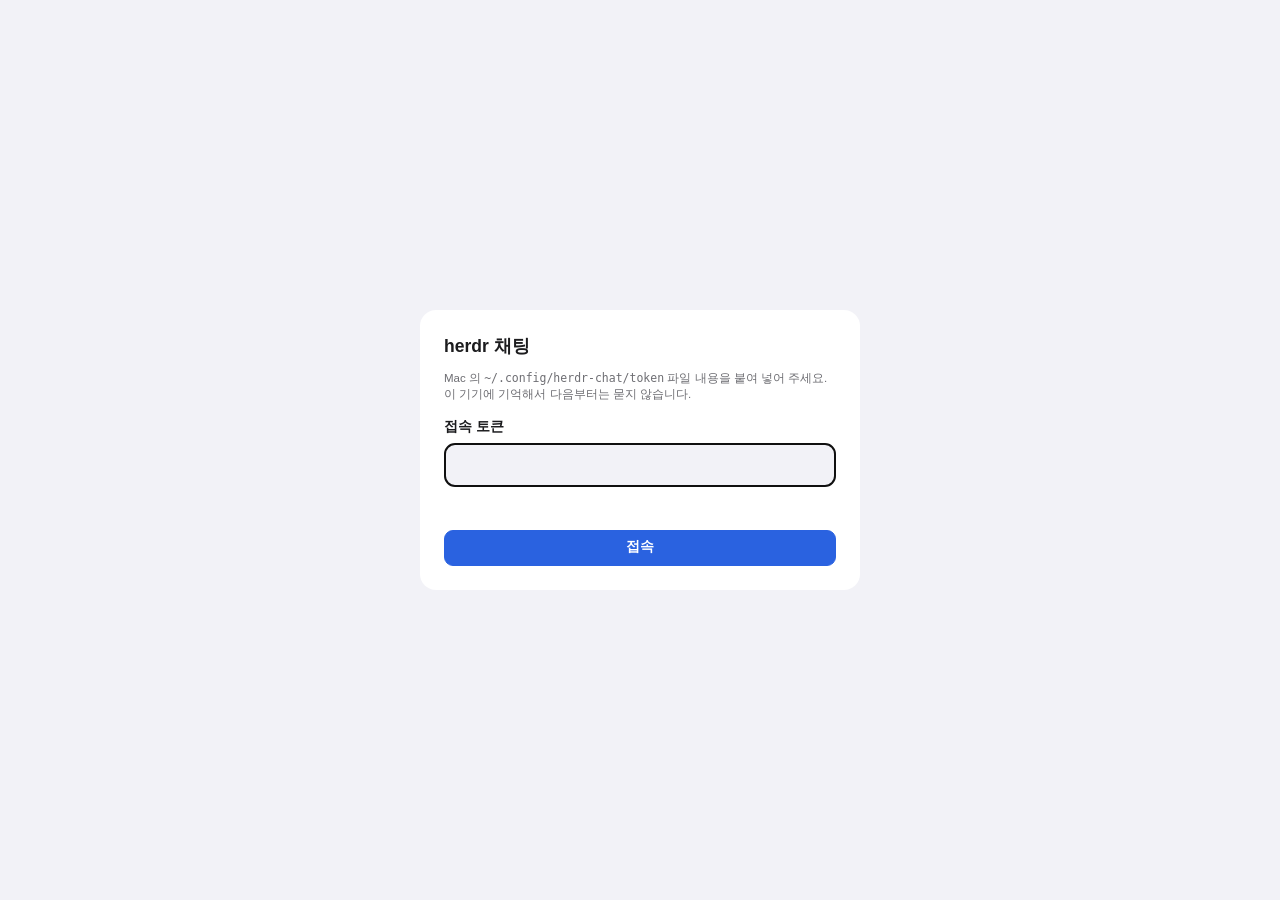
<file: web/index.html>
<!DOCTYPE html>
<html lang="ko">
<head>
<meta charset="utf-8">
<meta name="viewport" content="width=device-width, initial-scale=1, minimum-scale=1, viewport-fit=cover, interactive-widget=resizes-content">
<meta name="color-scheme" content="light dark">
<meta name="apple-mobile-web-app-capable" content="yes">
<meta name="mobile-web-app-capable" content="yes">
<meta name="apple-mobile-web-app-status-bar-style" content="black-translucent">
<meta name="apple-mobile-web-app-title" content="herdr">
<meta name="theme-color" content="#f2f2f7" media="(prefers-color-scheme: light)">
<meta name="theme-color" content="#000000" media="(prefers-color-scheme: dark)">
<meta name="referrer" content="no-referrer">
<link rel="manifest" href="manifest.webmanifest">
<link rel="icon" href="icon.svg" type="image/svg+xml">
<link rel="apple-touch-icon" href="icon-180.png">
<link rel="stylesheet" href="style.css">
<title>herdr 채팅</title>
</head>
<body>
<section id="login" class="login" hidden>
  <form id="login-form" class="login-card">
    <h1>herdr 채팅</h1>
    <p>Mac 의 <code>~/.config/herdr-chat/token</code> 파일 내용을 붙여 넣어 주세요. 이 기기에 기억해서 다음부터는 묻지 않습니다.</p>
    <label for="token-input">접속 토큰</label>
    <input id="token-input" type="password" autocomplete="off" autocapitalize="off" spellcheck="false" required>
    <p id="login-error" class="error" role="alert"></p>
    <button type="submit" class="btn primary">접속</button>
  </form>
</section>

<dialog id="create-dlg" class="create-dlg">
  <form id="create-form" method="dialog">
    <h2 id="create-title">새로 만들기</h2>
    <p id="create-where" class="create-where"></p>
    <label id="create-name-row">이름 <input id="create-name" maxlength="60" autocomplete="off"></label>
    <label id="create-folder-row">폴더 <input id="create-folder" placeholder="~ (홈 폴더)" autocomplete="off" autocapitalize="off" spellcheck="false"></label>
    <label>띄울 것
      <select id="create-program">
        <option value="claude">Claude Code</option>
        <option value="codex">Codex</option>
        <option value="shell">셸(앱에서는 보기 전용)</option>
      </select>
    </label>
    <p id="create-error" class="error" role="alert"></p>
    <div class="dlg-actions">
      <button class="btn" type="submit" value="cancel" formnovalidate>취소</button>
      <button id="create-ok" class="btn primary" type="submit" value="ok">만들기</button>
    </div>
  </form>
</dialog>

<div class="app">
  <aside class="list-pane">
    <header class="pane-head">
      <h1>에이전트</h1>
      <span id="conn" class="conn" aria-live="polite"></span>
      <a id="chrome-btn" class="btn push-btn chrome-btn" href="#chrome" title="평소 쓰는 Chrome 의 탭 보기" aria-label="Chrome 탭 보기">🌐</a>
      <button id="recent-btn" class="btn recent-btn" type="button" aria-pressed="false" title="최근 48시간 안에 움직인 것만 보기" aria-label="최근 48시간만 보기">🕒</button>
      <button id="push-btn" class="btn push-btn" type="button" aria-label="알림 설정" title="알림 설정">🔔</button>
    </header>
    <div class="search-wrap">
      <input id="search" type="search" placeholder="검색: 이름·폴더·id" aria-label="에이전트 검색" autocomplete="off">
    </div>
    <div id="list" class="list"></div>
  </aside>

  <main class="chat-pane">
    <div id="empty" class="empty">왼쪽 목록에서 에이전트를 고르세요.</div>
    <div id="chat" class="chat" hidden>
      <header class="pane-head chat-head">
        <button id="back" class="btn ghost back" type="button" aria-label="목록으로">‹ 목록</button>
        <span id="chat-agent" class="chat-agent"></span>
        <div class="chat-title">
          <div class="name-row"><span id="chat-name" class="name"></span><span id="chat-state" class="state"></span></div>
          <div id="chat-sub" class="sub"></div>
        </div>
        <span id="sync" class="sync" hidden>갱신 중</span>
        <span id="chat-status" class="badge"></span>
        <button id="mode-btn" class="btn icon-text" type="button" aria-label="권한 모드" title="권한 모드" hidden><span class="ico" aria-hidden="true">🔐</span><span id="mode-lbl" class="lbl">권한</span></button>
        <button id="files-btn" class="btn icon-text" type="button" aria-pressed="false" aria-label="결과물"><span class="ico" aria-hidden="true">📁</span><span class="lbl">결과물</span><span id="files-count" class="count" hidden></span></button>
        <button id="screen-toggle" class="btn icon-text" type="button" aria-pressed="false" aria-label="화면 보기"><span class="ico" aria-hidden="true">🖥️</span><span class="lbl">화면 보기</span></button>
      </header>

      <section id="blocked" class="wait-panel" hidden>
        <div class="blocked-head"><strong>답을 기다리는 중</strong><span>아래 화면을 보고 골라 주세요.</span></div>
        <div id="prompt-card" class="prompt-card" hidden></div>
        <pre id="blocked-screen" class="term"></pre>
        <div id="quick" class="quick">
          <button class="btn key" type="button" data-key="1">1</button>
          <button class="btn key" type="button" data-key="2">2</button>
          <button class="btn key" type="button" data-key="3">3</button>
          <button class="btn key" type="button" data-key="enter">Enter</button>
          <button class="btn key" type="button" data-key="esc">Esc</button>
          <button class="btn key" type="button" data-key="y">y</button>
          <button class="btn key" type="button" data-key="n">n</button>
          <button class="btn key danger" type="button" data-action="interrupt">중지</button>
        </div>
      </section>

      <section id="screen-pane" class="screen-pane" hidden>
        <div class="screen-bar"><span>터미널 화면 (최근 60줄)</span><button id="screen-refresh" class="btn" type="button">새로고침</button></div>
        <pre id="screen-text" class="term"></pre>
      </section>

      <section id="files-pane" class="files-pane" hidden>
        <div id="files-list"></div>
      </section>

      <div id="messages" class="messages">
        <div id="older" class="older"></div>
        <div id="msg-list"></div>
        <div class="jump-wrap"><button id="jump" class="jump" type="button" aria-label="맨 아래로" hidden>↓<span id="jump-count" class="jump-count" hidden></span></button></div>
      </div>

      <form id="composer" class="composer">
        <div id="chips" class="chips" hidden></div>
        <button id="suggest" class="suggest" type="button" hidden></button>
        <div class="composer-row">
          <button id="attach-btn" class="btn attach" type="button" aria-label="파일 첨부" title="파일 첨부">📎</button>
          <input id="attach-input" type="file" multiple hidden>
          <textarea id="input" rows="1" placeholder="메시지 (Enter=줄바꿈)" aria-label="보낼 메시지"></textarea>
          <button id="send" class="btn primary" type="submit">보내기</button>
        </div>
      </form>
      <p id="readonly-note" class="readonly-note" hidden></p>
    </div>

    <div id="doc" class="chat" hidden>
      <header class="pane-head chat-head">
        <button id="doc-back" class="btn ghost back" type="button" aria-label="목록으로">‹ 목록</button>
        <div class="chat-title">
          <div id="doc-title" class="name"></div>
          <div id="doc-sub" class="sub"></div>
        </div>
        <a id="doc-open" class="btn link-btn" target="_blank" rel="noopener" hidden>새 탭에서 열기</a>
        <button id="doc-refresh" class="btn" type="button">새로고침</button>
      </header>
      <article id="doc-body" class="doc-body"></article>
    </div>
  </main>
</div>

<dialog id="confirm" class="confirm">
  <form method="dialog">
    <p id="confirm-msg"></p>
    <div class="confirm-actions">
      <button class="btn" value="cancel">취소</button>
      <button id="confirm-ok" class="btn primary" value="ok">확인</button>
    </div>
  </form>
</dialog>
<dialog id="push-dlg" class="confirm push-dlg">
  <h2>알림</h2>
  <p id="push-msg" class="push-msg"></p>
  <div id="push-controls">
    <label class="check"><input id="push-blocked" type="checkbox" checked> 답을 기다릴 때 알림</label>
    <label class="check"><input id="push-done" type="checkbox"> 작업이 끝났을 때 알림</label>
  </div>
  <div class="confirm-actions">
    <button id="push-off" class="btn" type="button">끄기</button>
    <button id="push-on" class="btn primary" type="button">알림 켜기</button>
    <button id="push-close" class="btn" type="button">닫기</button>
  </div>
</dialog>
<dialog id="mode-dlg" class="confirm mode-dlg">
  <h2>권한 모드</h2>
  <p id="mode-note" class="push-msg"></p>
  <div id="mode-list" class="mode-list"></div>
  <div class="confirm-actions"><button id="mode-close" class="btn" type="button">닫기</button></div>
</dialog>
<div id="toast" class="toast" role="status" aria-live="polite"></div>
<div id="debug" class="debug" hidden></div>
<script src="app.js"></script>
</body>
</html>
</file>
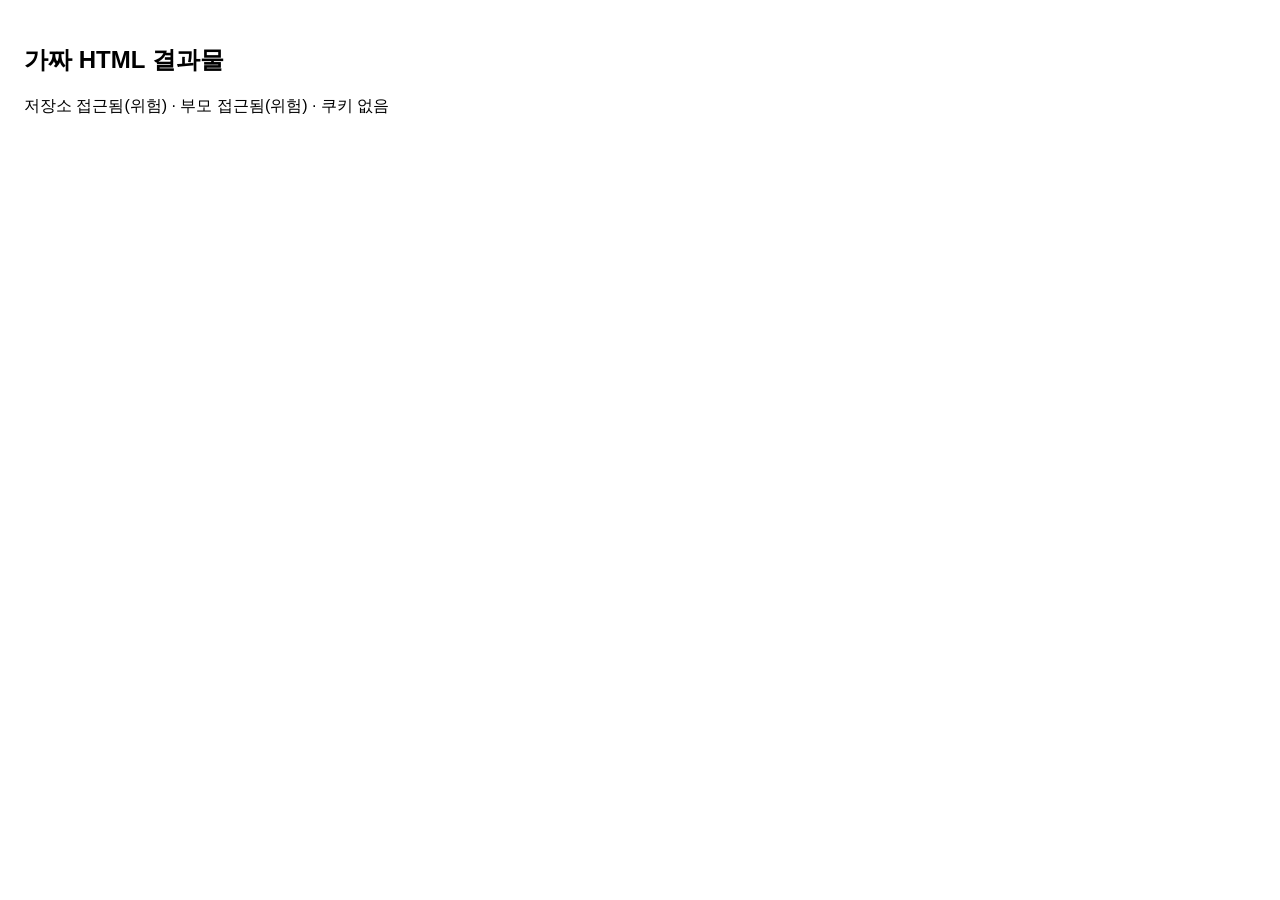
<file: web/mock/files/f2.html>
<!DOCTYPE html><meta charset="utf-8"><body style="font:16px sans-serif;padding:16px">
<h2>가짜 HTML 결과물</h2><p id="r">검사 중…</p>
<script>
let r = [];
try { localStorage.getItem('hc_token'); r.push('저장소 접근됨(위험)'); } catch (e) { r.push('저장소 차단됨'); }
try { parent.document.title; r.push('부모 접근됨(위험)'); } catch (e) { r.push('부모 차단됨'); }
try { document.cookie; r.push(document.cookie ? '쿠키 보임(위험)' : '쿠키 없음'); } catch (e) { r.push('쿠키 차단됨'); }
document.getElementById('r').textContent = r.join(' · ');
</script></body>
</file>
<file: web/style.css>
:root {
  --bg: #f2f2f7;
  --pane: #ffffff;
  --fg: #1c1c1e;
  --muted: #6e6e73;
  --line: #d8d8dd;
  --accent: #2a62e0;
  --accent-fg: #ffffff;
  --bubble: #e9e9ee;
  --code-bg: rgba(0, 0, 0, 0.06);
  --term-bg: #16181d;
  --term-fg: #e6e6e6;
  --working: #2a62e0;
  --blocked: #d9480f;
  --blocked-bg: #fff1e6;
  --done: #2b8a3e;
  --idle: #8e8e93;
  --mono: ui-monospace, "SF Mono", Menlo, monospace;

  /* density: "small" (default) packs more on screen; buttons stay finger-sized (>= 36px) */
  --fs: 13.5px;
  --fs-sm: 11.5px;
  --fs-xs: 10.5px;
  --fs-term: 11px;
  --hit: 36px;
  --row: 32px;
  --pad: 10px;
}
html[data-size="normal"] {
  --fs: 16px;
  --fs-sm: 13px;
  --fs-xs: 11.5px;
  --fs-term: 12.5px;
  --hit: 44px;
  --row: 44px;
  --pad: 14px;
}

@media (prefers-color-scheme: dark) {
  :root {
    --bg: #000000;
    --pane: #1c1c1e;
    --fg: #f2f2f7;
    --muted: #98989f;
    --line: #38383a;
    --accent: #3a7bfd;
    --bubble: #2c2c2e;
    --code-bg: rgba(255, 255, 255, 0.08);
    --term-bg: #0d0e11;
    --working: #5b8cff;
    --blocked: #ff8a4c;
    --blocked-bg: #3a2414;
    --done: #51cf66;
  }
}

* { box-sizing: border-box; }
[hidden] { display: none !important; }

html, body { height: 100%; margin: 0; overflow: hidden; overscroll-behavior: none; }
body {
  font: var(--fs)/1.4 -apple-system, BlinkMacSystemFont, "Apple SD Gothic Neo", "Helvetica Neue", sans-serif;
  background: var(--bg);
  color: var(--fg);
  -webkit-text-size-adjust: 100%;
  overscroll-behavior: none;
}
h1 { font-size: calc(var(--fs) * 1.3); margin: 0; }
code, pre { font-family: var(--mono); }

.btn {
  min-height: var(--hit);
  min-width: var(--hit);
  padding: 0 12px;
  border: 1px solid var(--line);
  border-radius: 9px;
  background: var(--pane);
  color: var(--fg);
  font: inherit;
  cursor: pointer;
  -webkit-tap-highlight-color: transparent;
}
.btn:active { opacity: 0.6; }
.btn:disabled { opacity: 0.4; }
.btn.small { font-size: var(--fs-sm); padding: 0 10px; }
.btn.primary { background: var(--accent); border-color: var(--accent); color: var(--accent-fg); font-weight: 600; }
.btn.ghost { border-color: transparent; background: transparent; color: var(--accent); }
.btn.danger { color: var(--blocked); border-color: var(--blocked); font-weight: 600; }
.btn[aria-pressed="true"] { background: var(--accent); border-color: var(--accent); color: var(--accent-fg); }

/* ---------- layout ---------- */
/* pinned to the visual viewport so the on-screen keyboard never covers the composer (app.js sets --vvh/--vvt) */
.app {
  position: fixed;
  left: 0;
  right: 0;
  top: var(--vvt, 0px);
  bottom: 0;
  display: flex;
  /* top+bottom fill the screen; 100dvh comes up short by the status bar in the iOS home-screen app */
  height: var(--vvh, auto);
  padding: env(safe-area-inset-top) env(safe-area-inset-right) 0 env(safe-area-inset-left);
}
.list-pane, .chat-pane { display: flex; flex-direction: column; min-width: 0; min-height: 0; }
.list-pane { flex: 1; background: var(--pane); }
.chat-pane { flex: 1; display: none; }
body.in-chat .list-pane { display: none; }
body.in-chat .chat-pane { display: flex; }

@media (min-width: 1000px) {
  .list-pane { flex: 0 0 340px; border-right: 1px solid var(--line); }
  .chat-pane, body.in-chat .chat-pane { display: flex; }
  body.in-chat .list-pane { display: flex; }
  .back { display: none; }
}

.pane-head {
  display: flex;
  align-items: center;
  gap: 8px;
  min-height: calc(var(--hit) + 10px);
  padding: 4px var(--pad);
  border-bottom: 1px solid var(--line);
  background: var(--pane);
}
.pane-head h1 { flex: 1; }

/* ---------- list ---------- */
.conn { font-size: var(--fs-sm); color: var(--muted); }
.conn::before { content: ""; display: inline-block; width: 7px; height: 7px; margin-right: 5px; border-radius: 50%; background: var(--idle); }
.conn.on::before { background: var(--done); }

.search-wrap { padding: 6px var(--pad); border-bottom: 1px solid var(--line); }
#search {
  width: 100%;
  min-height: var(--hit);
  padding: 0 10px;
  border: 1px solid var(--line);
  border-radius: 9px;
  background: var(--bg);
  color: var(--fg);
  font: inherit;
  font-size: max(16px, var(--fs)); /* below 16px iOS zooms the page on focus */
}

.list { flex: 1; overflow-y: auto; -webkit-overflow-scrolling: touch; padding-bottom: env(safe-area-inset-bottom); }
.group-title {
  position: sticky;
  top: 0;
  z-index: 1;
  padding: 6px var(--pad) 3px;
  font-size: var(--fs-sm);
  font-weight: 600;
  color: var(--muted);
  background: var(--pane);
}
.group-title.alert { color: var(--blocked); }

.fold, .item {
  display: flex;
  align-items: center;
  gap: 6px;
  width: 100%;
  min-height: var(--row);
  padding: 3px var(--pad);
  border: 0;
  border-bottom: 1px solid var(--line);
  background: var(--pane);
  color: inherit;
  font: inherit;
  text-align: left;
  cursor: pointer;
  -webkit-tap-highlight-color: transparent;
}
.fold::before { content: "▸"; flex: none; width: 10px; font-size: var(--fs-xs); color: var(--muted); }
.fold[aria-expanded="true"]::before { content: "▾"; }
.fold-name { flex: 1; min-width: 0; overflow: hidden; text-overflow: ellipsis; white-space: nowrap; }
.fold-count { flex: none; font-size: var(--fs-sm); color: var(--muted); }
.machine-head { font-weight: 800; background: var(--bg); border-bottom-color: var(--fg); }
.dot { flex: none; width: 8px; height: 8px; border-radius: 50%; background: var(--idle); }
.dot.on { background: var(--done); }
.machine-note { padding: 4px var(--pad) 6px calc(var(--pad) + 28px); border-bottom: 1px solid var(--line); font-size: var(--fs-sm); color: var(--muted); }
.space-head { padding-left: calc(var(--pad) + 12px); font-weight: 700; background: var(--bg); }
.tab-head { padding-left: calc(var(--pad) + 24px); font-size: calc(var(--fs) * 0.95); font-weight: 600; }

.item { background: transparent; }
.item.in-tab { padding-left: calc(var(--pad) + 38px); }
.agent-ico { flex: none; width: 16px; height: 16px; }
.agent-ico.logo { border-radius: 4px; object-fit: contain; }
.chat-agent { display: flex; flex: none; }
.chat-agent .agent-ico { width: 20px; height: 20px; }
.item[aria-current="true"] { background: var(--bubble); }
.item.is-blocked { background: var(--blocked-bg); box-shadow: inset 3px 0 0 var(--blocked); }
.item-title { flex: 0 1 auto; min-width: 0; max-width: 65%; overflow: hidden; text-overflow: ellipsis; white-space: nowrap; font-weight: 600; }
.item-sub { flex: 1 1 0; min-width: 0; overflow: hidden; text-overflow: ellipsis; white-space: nowrap; font-size: var(--fs-sm); color: var(--muted); }
.item-icon { flex: none; }
.item.doc .item-title { flex: 1; max-width: none; font-weight: 400; }
.item.mod { cursor: default; color: var(--muted); }
.item.mod .item-title { font-weight: 400; }
.chip { flex: none; padding: 0 5px; border: 1px solid var(--line); border-radius: 5px; font-size: var(--fs-xs); color: var(--muted); }
.list-msg { padding: 20px 16px; color: var(--muted); text-align: center; }
.list-msg .btn { margin-top: 10px; }

.badge {
  flex: none;
  padding: 1px 7px;
  border-radius: 999px;
  font-size: var(--fs-xs);
  font-weight: 600;
  line-height: 1.5;
  color: #fff;
  background: var(--idle);
  white-space: nowrap;
}
/* header status sits beside buttons: same height, radius and text size */
#chat-status { display: inline-flex; align-items: center; min-height: var(--hit); padding: 0 16px; border-radius: 999px; font-size: inherit; }
#chat-status:empty { display: none; }
.badge.working { background: var(--working); }
.badge.blocked { background: var(--blocked); }
.badge.done { background: var(--done); }
.badge.error { background: #c92a2a; }

/* ---------- chat ---------- */
.empty { margin: auto; color: var(--muted); }
.chat { display: flex; flex-direction: column; flex: 1; min-height: 0; }
.chat-title { flex: 1; min-width: 0; }
.chat-title .name { font-weight: 600; overflow: hidden; text-overflow: ellipsis; white-space: nowrap; }
.chat-title .sub { font-size: var(--fs-sm); color: var(--muted); overflow: hidden; text-overflow: ellipsis; white-space: nowrap; }

.wait-panel { padding: 8px var(--pad); background: var(--blocked-bg); border-bottom: 2px solid var(--blocked); }
.blocked-head { display: flex; flex-wrap: wrap; gap: 8px; align-items: baseline; margin-bottom: 6px; }
.blocked-head strong { color: var(--blocked); }
.blocked-head span { font-size: var(--fs-sm); color: var(--muted); }
.wait-panel .term { max-height: 36vh; }
.quick { display: flex; flex-wrap: wrap; gap: 6px; margin-top: 6px; }

.term {
  margin: 0;
  padding: 8px 10px;
  overflow: auto;
  border-radius: 8px;
  background: var(--term-bg);
  color: var(--term-fg);
  font-size: var(--fs-term);
  line-height: 1.3;
  white-space: pre;
  -webkit-overflow-scrolling: touch;
}
.screen-pane { display: flex; flex-direction: column; flex: 1; min-height: 0; min-width: 0; padding: 6px var(--pad); }
/* a wide terminal line must scroll inside its box, never widen the page (iPad zoomed out after 화면 보기) */
.chat, .messages, .wait-panel { min-width: 0; }
.term { max-width: 100%; box-sizing: border-box; }
.screen-pane .term { flex: 1; }
.screen-bar { display: flex; align-items: center; justify-content: space-between; margin-bottom: 6px; font-size: var(--fs-sm); color: var(--muted); }

.messages { flex: 1; min-height: 0; overflow-y: auto; -webkit-overflow-scrolling: touch; padding: 6px var(--pad) 12px; }
.older { padding: 6px; text-align: center; font-size: var(--fs-sm); color: var(--muted); }

.msg { display: flex; flex-direction: column; margin: 5px 0; }
.msg.user { align-items: flex-end; }
.msg.assistant { align-items: flex-start; }
.bubble {
  max-width: min(82%, 780px);
  padding: 6px 11px;
  border-radius: 14px;
  background: var(--bubble);
  overflow-wrap: anywhere;
}
.msg.user .bubble { background: var(--accent); color: var(--accent-fg); }
.msg.user .bubble a { color: inherit; }
.meta { margin-top: 1px; padding: 0 6px; font-size: var(--fs-xs); color: var(--muted); }

/* shared markdown styles: chat bubbles and documents */
.bubble p, .doc-body p { margin: 0 0 5px; }
.bubble > :last-child { margin-bottom: 0; }
.bubble p.h { font-weight: 700; }
.bubble ul, .bubble ol, .doc-body ul, .doc-body ol { margin: 0 0 5px; padding-left: 20px; }
.bubble code, .doc-body code { padding: 1px 4px; border-radius: 4px; background: var(--code-bg); font-size: 0.9em; }
.bubble pre, .doc-body pre { margin: 0 0 5px; padding: 6px 9px; overflow-x: auto; border-radius: 7px; background: var(--code-bg); font-size: var(--fs-sm); }
.bubble pre code, .doc-body pre code { padding: 0; background: none; }
.bubble blockquote, .doc-body blockquote { margin: 0 0 5px; padding-left: 9px; border-left: 3px solid var(--line); color: var(--muted); }
.bubble hr, .doc-body hr { border: 0; border-top: 1px solid var(--line); margin: 8px 0; }
.table { margin: 0 0 6px; overflow-x: auto; }
.table table { border-collapse: collapse; font-size: var(--fs-sm); }
.table th, .table td { padding: 3px 8px; border: 1px solid var(--line); text-align: left; vertical-align: top; }
.table th { background: var(--code-bg); }

.doc-body { flex: 1; min-height: 0; overflow-y: auto; -webkit-overflow-scrolling: touch; padding: 10px calc(var(--pad) + 6px) 24px; line-height: 1.55; }
.doc-body p.h { margin: 12px 0 6px; font-weight: 700; }
.doc-body p.h1 { font-size: 1.4em; }
.doc-body p.h2 { font-size: 1.2em; }
.doc-body p.h3 { font-size: 1.05em; }

.tool { margin: 1px 0; color: var(--muted); font-size: var(--fs-sm); }
.tool summary {
  display: flex;
  align-items: center;
  gap: 6px;
  min-height: calc(var(--row) - 4px);
  padding: 0 4px;
  overflow: hidden;
  white-space: nowrap;
  cursor: pointer;
  list-style: none;
}
.tool summary::-webkit-details-marker { display: none; }
.tool summary::before { content: "▸"; flex: none; }
.tool[open] summary::before { content: "▾"; }
.tool .tname { flex: none; font-weight: 600; }
.tool .tsum { min-width: 0; overflow: hidden; text-overflow: ellipsis; font-family: var(--mono); font-size: var(--fs-xs); }
.tool pre { margin: 0 0 5px 16px; padding: 6px 8px; max-height: 40vh; overflow: auto; border-radius: 6px; background: var(--code-bg); font-size: var(--fs-xs); white-space: pre-wrap; }
.source-note { margin: 4px 0 6px; font-size: var(--fs-sm); color: var(--muted); }

.composer {
  display: flex;
  flex-direction: column;
  gap: 6px;
  padding: 6px var(--pad) calc(6px + env(safe-area-inset-bottom));
  border-top: 1px solid var(--line);
  background: var(--pane);
}
.composer-row { display: flex; align-items: flex-end; gap: 8px; }
.btn.attach { padding: 0; font-size: 18px; }
.chips { display: flex; flex-wrap: wrap; gap: 6px; }
.chip-file { display: flex; align-items: center; gap: 6px; max-width: 100%; min-height: 32px; padding: 0 0 0 10px; border: 1px solid var(--line); border-radius: 8px; background: var(--bg); font-size: var(--fs-sm); }
.chip-file .chip-name { min-width: 0; max-width: 220px; overflow: hidden; text-overflow: ellipsis; white-space: nowrap; }
.chip-file .chip-state { flex: none; color: var(--muted); }
.chip-file.done .chip-state { color: var(--done); }
.chip-file.error .chip-state, .chip-file.toobig .chip-state { color: var(--blocked); }
.chip-file .chip-x { flex: none; min-width: 36px; min-height: 32px; border: 0; background: none; color: var(--muted); font-size: 16px; cursor: pointer; }
.composer textarea {
  flex: 1;
  min-height: var(--hit);
  max-height: 40vh;
  padding: 8px 10px;
  border: 1px solid var(--line);
  border-radius: 10px;
  background: var(--bg);
  color: var(--fg);
  font: inherit;
  font-size: max(16px, var(--fs)); /* below 16px iOS zooms the page on focus */
  resize: none;
}
.readonly-note {
  margin: 0;
  padding: 10px var(--pad) calc(10px + env(safe-area-inset-bottom));
  border-top: 1px solid var(--line);
  background: var(--pane);
  font-size: var(--fs-sm);
  color: var(--muted);
}

/* ---------- login, dialog, toast ---------- */
.login { position: fixed; inset: 0; z-index: 10; display: flex; align-items: center; justify-content: center; padding: 24px; background: var(--bg); }
.login-card { width: min(440px, 100%); padding: 24px; border-radius: 16px; background: var(--pane); }
.login-card p { color: var(--muted); font-size: var(--fs-sm); }
.login-card label { display: block; margin: 16px 0 6px; font-weight: 600; }
.login-card input { width: 100%; min-height: 44px; padding: 0 12px; border: 1px solid var(--line); border-radius: 10px; background: var(--bg); color: var(--fg); font: inherit; font-size: 16px; }
.login-card .btn { width: 100%; margin-top: 8px; }
.error { min-height: 1em; color: var(--blocked) !important; }

.confirm { width: min(420px, 90vw); border: 0; border-radius: 14px; padding: 20px; background: var(--pane); color: var(--fg); }
.confirm::backdrop { background: rgba(0, 0, 0, 0.4); }
.confirm p { margin: 0 0 16px; white-space: pre-wrap; }
.confirm-actions { display: flex; justify-content: flex-end; gap: 8px; }

.toast {
  position: fixed;
  left: 50%;
  bottom: calc(80px + env(safe-area-inset-bottom));
  z-index: 20;
  max-width: 90vw;
  padding: 8px 14px;
  border-radius: 10px;
  background: rgba(30, 30, 30, 0.92);
  color: #fff;
  font-size: var(--fs-sm);
  transform: translateX(-50%);
  opacity: 0;
  pointer-events: none;
  transition: opacity 0.2s;
}
.toast.show { opacity: 1; }

.sync { flex: none; font-size: var(--fs-xs); color: var(--muted); }
.debug { position: fixed; top: calc(2px + env(safe-area-inset-top)); left: 50%; z-index: 30; transform: translateX(-50%); padding: 1px 6px; border-radius: 6px; background: rgba(0, 0, 0, 0.7); color: #9f9; font: 11px var(--mono); pointer-events: none; }

/* output files */
.count { display: inline-block; min-width: 18px; margin-left: 5px; padding: 0 5px; border-radius: 999px; background: var(--accent); color: var(--accent-fg); font-size: var(--fs-xs); line-height: 1.6; text-align: center; }
.btn[aria-pressed="true"] .count { background: var(--accent-fg); color: var(--accent); }
.files-pane { flex: 1; min-height: 0; overflow-y: auto; -webkit-overflow-scrolling: touch; }
.file-row { display: flex; align-items: center; gap: 8px; min-height: var(--hit); padding: 4px var(--pad); border-bottom: 1px solid var(--line); color: inherit; text-decoration: none; }
.file-main { display: flex; flex-direction: column; flex: 1; min-width: 0; }
.file-name, .file-rel { overflow: hidden; text-overflow: ellipsis; white-space: nowrap; }
.file-name { font-weight: 600; }
.file-rel { font-size: var(--fs-xs); color: var(--muted); font-family: var(--mono); }
.file-meta { flex: none; font-size: var(--fs-xs); color: var(--muted); }
.kind { flex: none; width: 38px; padding: 2px 0; border-radius: 5px; font: 700 10px/1.4 var(--mono); text-align: center; color: #fff; background: #6b7280; }
.kind-md { background: #1971c2; }
.kind-html { background: #e8590c; }
.kind-image { background: #2f9e44; }
.kind-pdf { background: #c92a2a; }
.kind-link { background: #7048e8; }
.kind-csv { background: #0c8599; }
.file-link { text-decoration: underline dotted; text-underline-offset: 2px; }
.msg.user .file-link { color: inherit; }
.link-btn { display: inline-flex; align-items: center; color: var(--accent); text-decoration: none; font-size: var(--fs-sm); }
.doc-body.frame { display: flex; flex-direction: column; padding: 0; overflow: hidden; }
.doc-body.frame .source-note { margin: 6px var(--pad); }
.file-frame { flex: 1; width: 100%; border: 0; background: #fff; }
.file-img { display: block; max-width: 100%; height: auto; margin: 0 auto; }
.file-text { margin: 0; font-size: var(--fs-sm); white-space: pre-wrap; overflow-wrap: anywhere; }

/* phones */
@media (max-width: 600px) {
  .chat-head { gap: 6px; padding-left: 4px; }
  .chat-head .btn { padding: 0 8px; }
  #screen-toggle, #files-btn { font-size: var(--fs-sm); }
  .file-meta { display: none; }
  .quick { flex-wrap: nowrap; overflow-x: auto; -webkit-overflow-scrolling: touch; padding-bottom: 2px; }
  .quick .btn { flex: none; }
  .bubble { max-width: 90%; }
  .wait-panel .term { max-height: 28vh; }
  .item-sub { display: none; }
  .item.is-blocked { flex-wrap: wrap; }
  .item.is-blocked .item-sub { display: block; order: 9; flex-basis: 100%; padding-left: 22px; }
}

/* Stop scroll chaining: at the end of an inner list the page itself must not rubber-band (iOS). */
.list, .messages, .doc-body, .files-pane, .term, .tool pre, .bubble pre, .doc-body pre, .table, .quick { overscroll-behavior: contain; }

/* ---------- composer alignment, header icons, jump, pending, push ---------- */
.composer-row { align-items: flex-end; }
.composer-row .btn, .composer textarea { min-height: 38px; }
.composer-row .btn { height: 38px; }
.composer textarea { padding: 7px 10px; line-height: 22px; }
:root.kb .composer, :root.short .composer { padding-bottom: 6px; } /* keyboard covers the home indicator / page already ends above it */
:root.short .list { padding-bottom: 0; }

.name-row { display: flex; align-items: center; gap: 6px; min-width: 0; }
.name-row .name { min-width: 0; overflow: hidden; text-overflow: ellipsis; white-space: nowrap; font-weight: 600; }
.state { display: none; flex: none; align-items: center; gap: 3px; font-size: var(--fs-xs); font-weight: 400; color: var(--muted); }
.state::before { content: ""; width: 7px; height: 7px; border-radius: 50%; background: var(--idle); }
.state.working::before { background: var(--working); }
.state.blocked { color: var(--blocked); }
.state.blocked::before { background: var(--blocked); }
.state.done::before { background: var(--done); }
.state.error::before { background: #c92a2a; }
.icon-text .ico { display: none; }

.tool summary { display: block; min-height: 0; padding: 3px 4px; }
.tool summary::before { content: none; }
.tool .trow { display: flex; align-items: baseline; gap: 6px; min-width: 0; overflow: hidden; white-space: nowrap; line-height: 1.3; }
.tool .trow::before { content: "▸"; flex: none; }
.tool[open] .trow::before { content: "▾"; }
.tool .tname { font-size: 11px; }
.tool .tsum { flex: 1; font-size: 10.5px; }

.jump-wrap { position: sticky; bottom: 0; height: 0; }
.jump { position: absolute; right: 0; bottom: 8px; width: 40px; height: 40px; border: 1px solid var(--line); border-radius: 50%; background: var(--pane); color: var(--fg); font-size: 18px; box-shadow: 0 2px 8px rgba(0, 0, 0, 0.25); cursor: pointer; }
.jump-count { position: absolute; top: -4px; right: -4px; min-width: 18px; padding: 0 4px; border-radius: 999px; background: var(--accent); color: var(--accent-fg); font-size: 10.5px; line-height: 18px; }

.msg.pending .bubble { opacity: 0.55; }
.msg.pending .meta { font-style: italic; }

.push-btn { padding: 0; font-size: 16px; filter: grayscale(1); opacity: 0.7; }
.push-btn.on { filter: none; opacity: 1; }
.mode-dlg h2 { margin: 0 0 8px; font-size: calc(var(--fs) * 1.2); }
.mode-list { display: flex; flex-direction: column; gap: 8px; margin-bottom: 16px; }
.mode-opt { display: block; width: 100%; height: auto; min-height: 44px; padding: 8px 12px; text-align: left; }
.mode-opt .desc { display: block; font-size: var(--fs-sm); opacity: .75; margin-top: 2px; white-space: normal; }
.push-dlg h2 { margin: 0 0 8px; font-size: calc(var(--fs) * 1.2); }
.push-msg { color: var(--muted); }
.check { display: flex; align-items: center; gap: 8px; min-height: 36px; }
.check input { width: 20px; height: 20px; }

@media (max-width: 600px) {
  .icon-text { width: 38px; padding: 0; position: relative; }
  .icon-text .lbl { display: none; }
  .icon-text .ico { display: inline; font-size: 16px; }
  .icon-text .count { position: absolute; top: -5px; right: -5px; margin: 0; }
  #chat-status { display: none; }
  .state { display: inline-flex; }
  .chat-head .back { padding: 0 6px; min-width: 0; }
}

/* + beside machine / space / tab headers */
.fold-row { display: flex; align-items: stretch; }
.fold-row .fold { flex: 1; min-width: 0; }
.add-btn { flex: none; width: var(--hit); border: 0; border-bottom: 1px solid var(--line); background: transparent; color: var(--muted); font-size: 20px; line-height: 1; }
.add-btn:active { color: var(--accent); }
.recent-btn { padding: 0; font-size: 16px; }
.recent-btn[aria-pressed="false"] { filter: grayscale(1); opacity: 0.7; }
.recent-btn[aria-pressed="true"] { background: var(--accent); border-color: var(--accent); color: var(--accent-fg); }
.create-dlg { width: min(420px, calc(100vw - 32px)); border: 1px solid var(--line); border-radius: 14px; background: var(--pane); color: var(--fg); padding: 16px; }
.create-dlg::backdrop { background: rgba(0, 0, 0, 0.5); }
.create-dlg h2 { margin: 0 0 4px; font-size: 1.1em; }
.create-dlg label { display: flex; flex-direction: column; gap: 4px; margin: 10px 0; font-size: var(--fs-sm); color: var(--muted); }
.create-dlg input, .create-dlg select { min-height: 38px; padding: 0 10px; border: 1px solid var(--line); border-radius: 9px; background: var(--bg); color: var(--fg); font: inherit; font-size: 16px; }
.create-where { margin: 0; font-size: var(--fs-sm); color: var(--muted); }
.dlg-actions { display: flex; justify-content: flex-end; gap: 8px; margin-top: 12px; }
.create-dlg label[hidden] { display: none; }
.files-sort { display: flex; gap: 6px; padding: 8px var(--pad); }
.files-sort .btn { min-height: 32px; padding: 0 12px; border-radius: 999px; font-size: var(--fs-sm); }
.files-sort .btn[aria-pressed="true"] { background: var(--accent); border-color: var(--accent); color: var(--accent-fg); }

/* pick-one question card */
.ask-card { display: flex; flex-direction: column; gap: 12px; min-width: min(520px, 70vw); }
.ask-title { font-weight: 700; }
.ask-q { display: flex; flex-direction: column; gap: 6px; }
.ask-head { display: flex; flex-wrap: wrap; align-items: baseline; gap: 6px; font-weight: 600; }
.ask-tag { padding: 1px 8px; border-radius: 999px; background: var(--accent); color: var(--accent-fg); font-size: var(--fs-xs); }
.ask-opt { display: flex; align-items: flex-start; gap: 10px; width: 100%; min-height: var(--hit); padding: 8px 10px; border: 1px solid var(--line); border-radius: 10px; background: var(--bg); color: var(--fg); font: inherit; text-align: left; }
.ask-opt[aria-pressed="true"] { border-color: var(--accent); background: color-mix(in srgb, var(--accent) 18%, var(--bg)); }
.ask-mark { flex: none; width: 22px; height: 22px; display: inline-flex; align-items: center; justify-content: center; border-radius: 999px; background: var(--pane); font-weight: 700; font-size: var(--fs-sm); }
.ask-opt[aria-pressed="true"] .ask-mark { background: var(--accent); color: var(--accent-fg); }
.ask-txt { display: flex; flex-direction: column; gap: 2px; min-width: 0; }
.ask-label { font-weight: 600; }
.ask-desc { color: var(--muted); font-size: var(--fs-sm); }
.ask-input { width: 100%; box-sizing: border-box; padding: 8px 10px; border: 1px solid var(--line); border-radius: 10px; background: var(--bg); color: var(--fg); font: inherit; font-size: 16px; resize: vertical; }
.ask-foot { display: flex; align-items: center; justify-content: flex-end; gap: 10px; }
.ask-note { color: var(--muted); font-size: var(--fs-sm); margin-right: auto; }
.ask-card.done .ask-opt:not([aria-pressed="true"]) { opacity: 0.55; }
.ask-card.done .ask-send { display: none; }

/* Herdr browser view: fills the chat pane; the composer is replaced by the browser controls */
body.browser-mode .composer { display: none; }
body.browser-mode .messages { display: flex; flex-direction: column; overflow: hidden; }
body.browser-mode #msg-list { flex: 1; min-height: 0; }
.browser-view { display: flex; flex-direction: column; gap: 6px; height: 100%; padding: 6px 0; box-sizing: border-box; }
.browser-bar { display: flex; align-items: center; gap: 8px; }
.browser-title { flex: 1; min-width: 0; overflow: hidden; text-overflow: ellipsis; white-space: nowrap; color: var(--muted); font-size: var(--fs-sm); }
.browser-stage { flex: 1; min-height: 0; display: flex; justify-content: center; align-items: flex-start; overflow: hidden; }
.browser-shot { max-width: 100%; max-height: 100%; border: 1px solid var(--line); border-radius: 6px; background: #fff; cursor: pointer; }
.browser-stage.zoomed { display: block; overflow: auto; -webkit-overflow-scrolling: touch; overscroll-behavior: contain; }
.browser-stage.zoomed .browser-shot { max-width: none; max-height: none; width: 200%; height: auto; }
.browser-ctl { display: flex; gap: 6px; align-items: center; }
.browser-text { flex: 1; min-width: 0; min-height: var(--hit); padding: 0 10px; border: 1px solid var(--line); border-radius: 9px; background: var(--bg); color: var(--fg); font: inherit; font-size: 16px; }
.browser-ctl .btn { flex: none; padding: 0 10px; }
body.browser-mode #readonly-note { display: none; }
.chrome-btn { display: inline-flex; align-items: center; justify-content: center; text-decoration: none; }
.browser-stage { position: relative; }
.browser-shot { touch-action: none; -webkit-user-select: none; user-select: none; -webkit-touch-callout: none; }
.browser-stage.zoomed .browser-shot { touch-action: pan-x pan-y; }
.browser-busy { flex: none; color: var(--accent); font-size: var(--fs-sm); }
.tap-dot { position: absolute; width: 28px; height: 28px; margin: -14px 0 0 -14px; border-radius: 50%; background: rgba(42, 98, 224, 0.45); border: 2px solid #2a62e0; pointer-events: none; animation: tapfade 0.7s ease-out forwards; }
@keyframes tapfade { to { transform: scale(1.8); opacity: 0; } }
</file>
